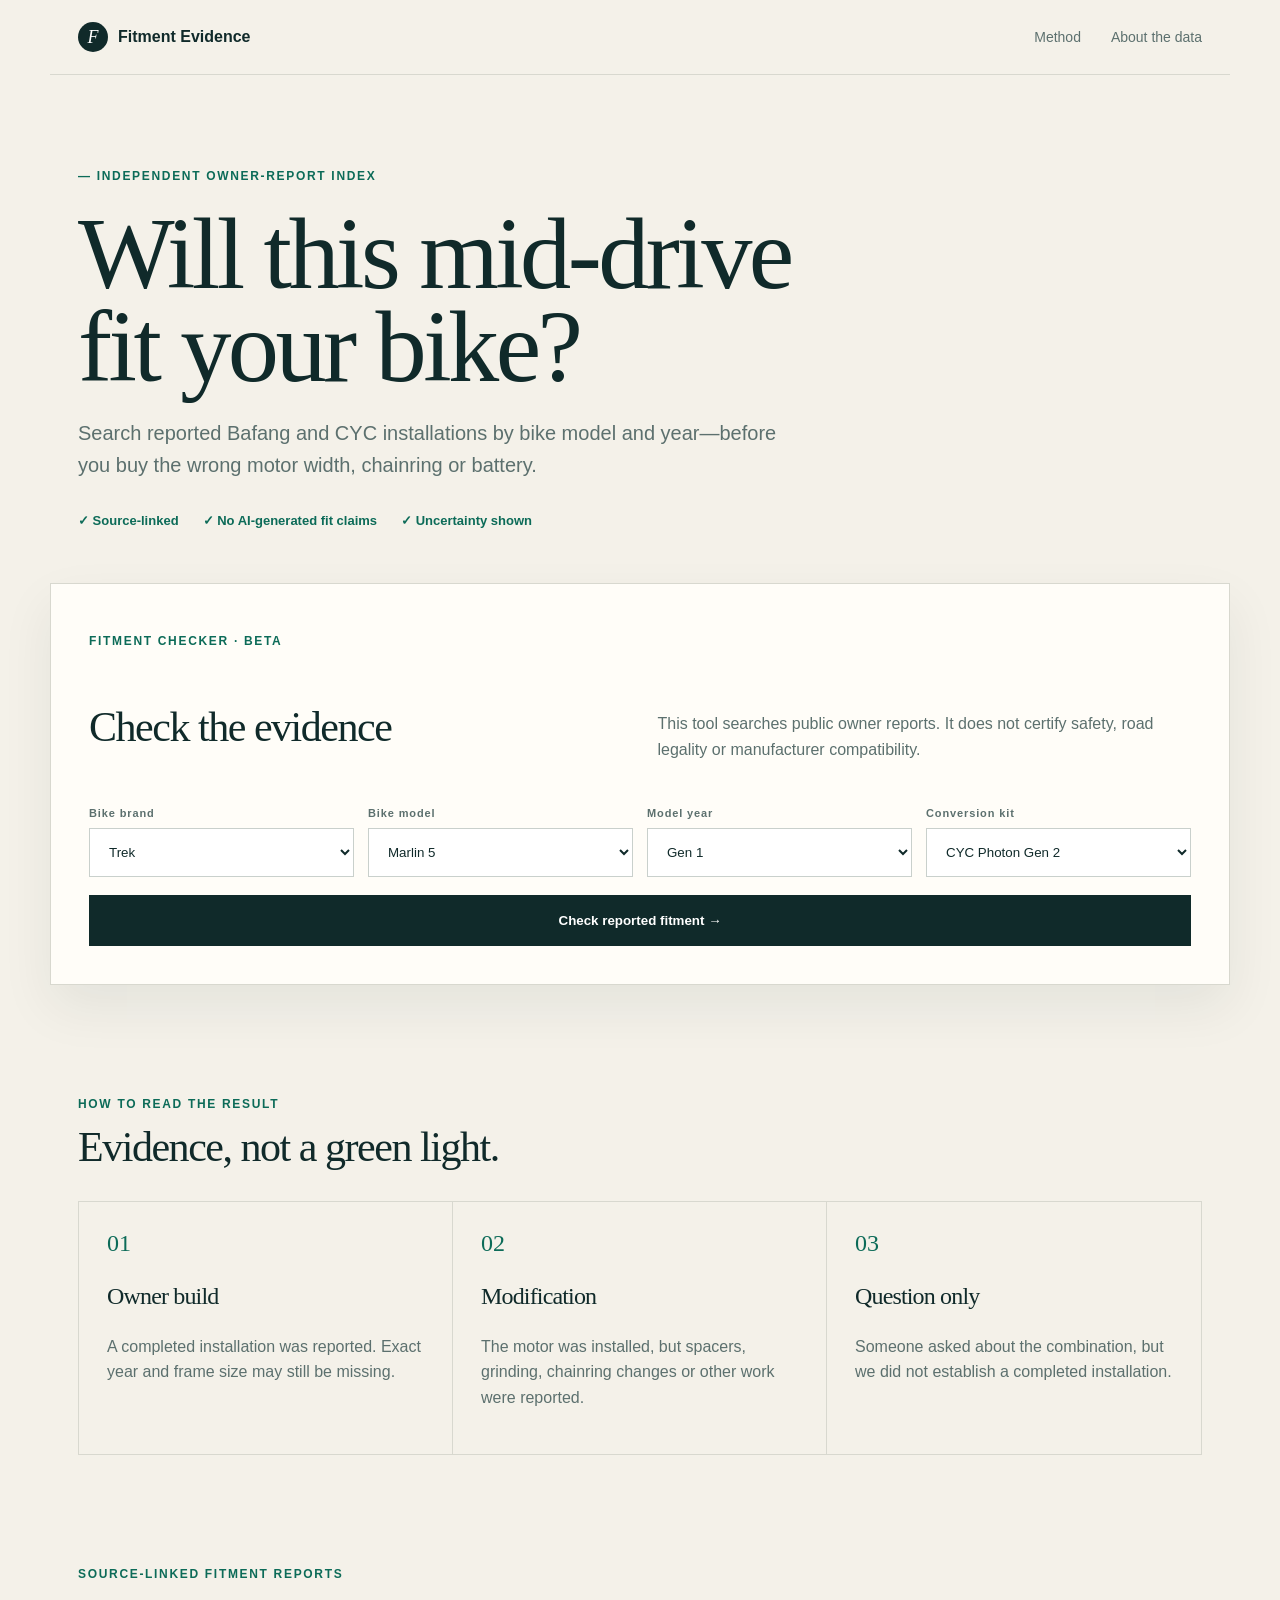
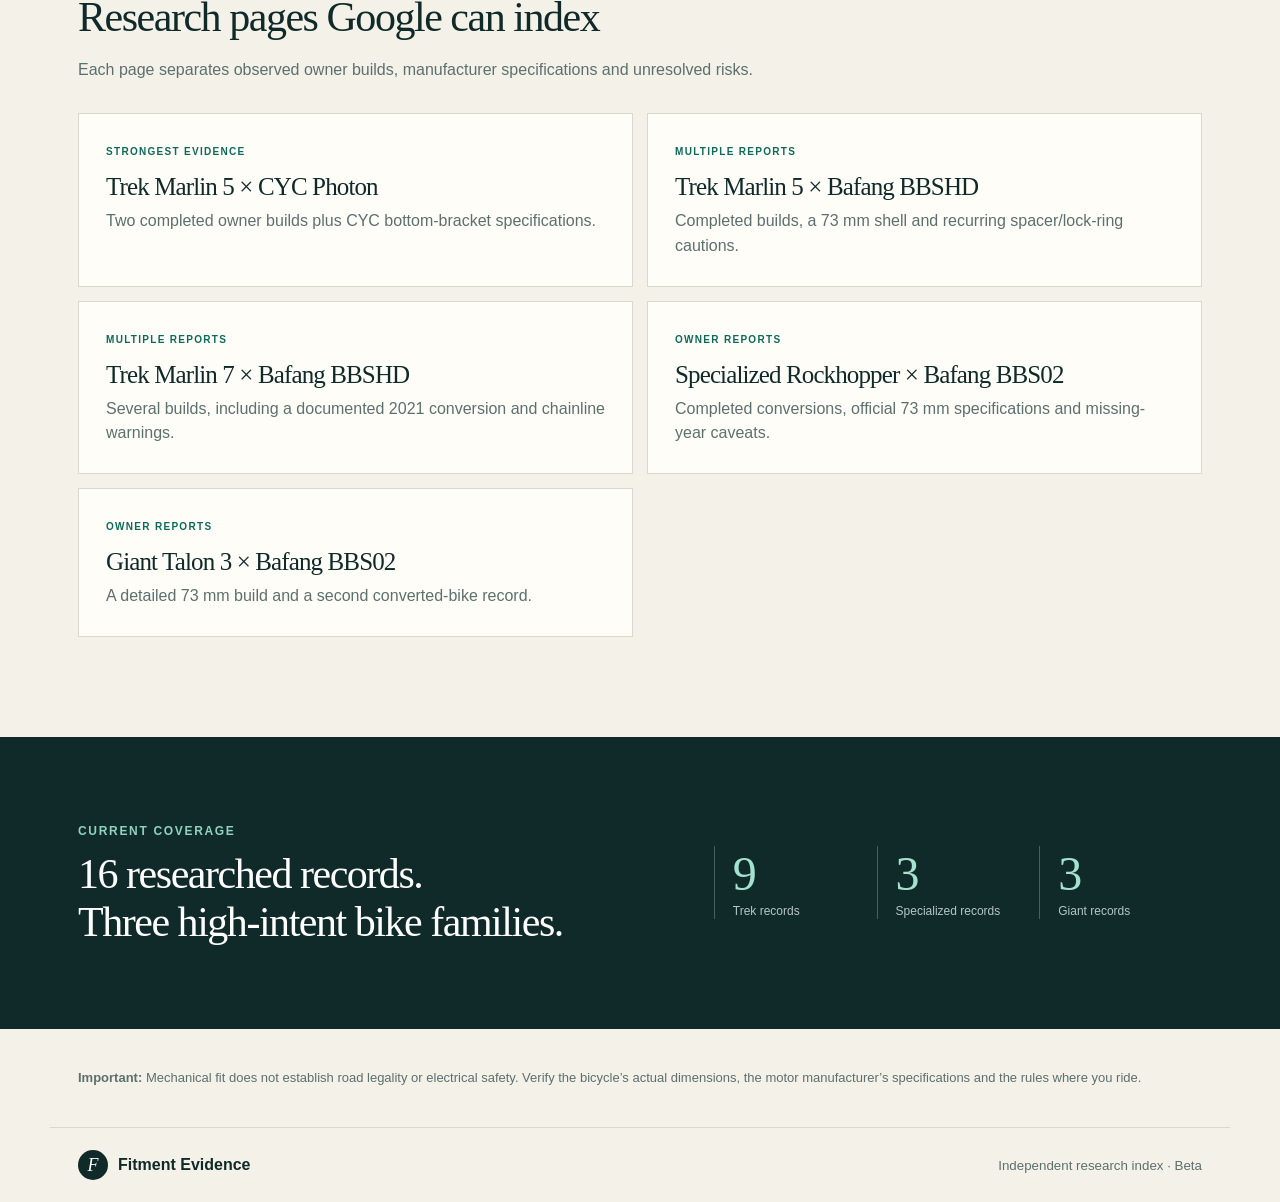
<file: index.html>
<!doctype html>
<html lang="en">
<head>
  <meta charset="utf-8"><meta name="viewport" content="width=device-width,initial-scale=1">
  <title>Fitment Evidence — E-bike Conversion Checker</title>
  <meta name="description" content="Search source-linked owner reports for Bafang and CYC mid-drive conversions by bike model and year.">
  <link rel="canonical" href="https://bluewhite505.github.io/ebike-fitment-checker/">
  <link rel="stylesheet" href="styles.css">
</head>
<body>
  <header><a class="logo" href="#top"><b>F</b> Fitment Evidence</a><nav><a href="#method">Method</a><a href="#about">About the data</a></nav></header>
  <main>
    <section class="hero" id="top"><p class="kicker">— INDEPENDENT OWNER-REPORT INDEX</p><h1>Will this mid-drive<br>fit your bike?</h1><p class="lead">Search reported Bafang and CYC installations by bike model and year—before you buy the wrong motor width, chainring or battery.</p><div class="trust"><span>✓ Source-linked</span><span>✓ No AI-generated fit claims</span><span>✓ Uncertainty shown</span></div></section>
    <section class="checker"><div class="intro"><p class="kicker">FITMENT CHECKER · BETA</p><h2>Check the evidence</h2><p>This tool searches public owner reports. It does not certify safety, road legality or manufacturer compatibility.</p></div><div class="fields"><label>Bike brand<select id="brand"></select></label><label>Bike model<select id="model"></select></label><label>Model year<select id="year"></select></label><label>Conversion kit<select id="kit"></select></label></div><button id="check">Check reported fitment →</button></section>
    <section id="result" class="result hidden" aria-live="polite"></section>
    <section class="method" id="method"><p class="kicker">HOW TO READ THE RESULT</p><h2>Evidence, not a green light.</h2><div class="cards"><article><b>01</b><h3>Owner build</h3><p>A completed installation was reported. Exact year and frame size may still be missing.</p></article><article><b>02</b><h3>Modification</h3><p>The motor was installed, but spacers, grinding, chainring changes or other work were reported.</p></article><article><b>03</b><h3>Question only</h3><p>Someone asked about the combination, but we did not establish a completed installation.</p></article></div></section>
    <section class="guides"><p class="kicker">SOURCE-LINKED FITMENT REPORTS</p><h2>Research pages Google can index</h2><p class="sectionlead">Each page separates observed owner builds, manufacturer specifications and unresolved risks.</p><div class="guidegrid">
      <a href="trek-marlin-5-cyc-photon/"><span>STRONGEST EVIDENCE</span><h3>Trek Marlin 5 × CYC Photon</h3><p>Two completed owner builds plus CYC bottom-bracket specifications.</p></a>
      <a href="trek-marlin-5-bafang-bbshd/"><span>MULTIPLE REPORTS</span><h3>Trek Marlin 5 × Bafang BBSHD</h3><p>Completed builds, a 73 mm shell and recurring spacer/lock-ring cautions.</p></a>
      <a href="trek-marlin-7-bafang-bbshd/"><span>MULTIPLE REPORTS</span><h3>Trek Marlin 7 × Bafang BBSHD</h3><p>Several builds, including a documented 2021 conversion and chainline warnings.</p></a>
      <a href="specialized-rockhopper-bafang-bbs02/"><span>OWNER REPORTS</span><h3>Specialized Rockhopper × Bafang BBS02</h3><p>Completed conversions, official 73 mm specifications and missing-year caveats.</p></a>
      <a href="giant-talon-3-bafang-bbs02/"><span>OWNER REPORTS</span><h3>Giant Talon 3 × Bafang BBS02</h3><p>A detailed 73 mm build and a second converted-bike record.</p></a>
    </div></section>
    <section class="about" id="about"><div><p class="kicker">CURRENT COVERAGE</p><h2>16 researched records.<br>Three high-intent bike families.</h2></div><div class="numbers"><div><strong>9</strong><span>Trek records</span></div><div><strong>3</strong><span>Specialized records</span></div><div><strong>3</strong><span>Giant records</span></div></div></section>
    <aside><strong>Important:</strong> Mechanical fit does not establish road legality or electrical safety. Verify the bicycle’s actual dimensions, the motor manufacturer’s specifications and the rules where you ride.</aside>
  </main>
  <footer><span class="logo"><b>F</b> Fitment Evidence</span><small>Independent research index · Beta</small></footer>
  <script src="app.js"></script>
</body></html>
</file>
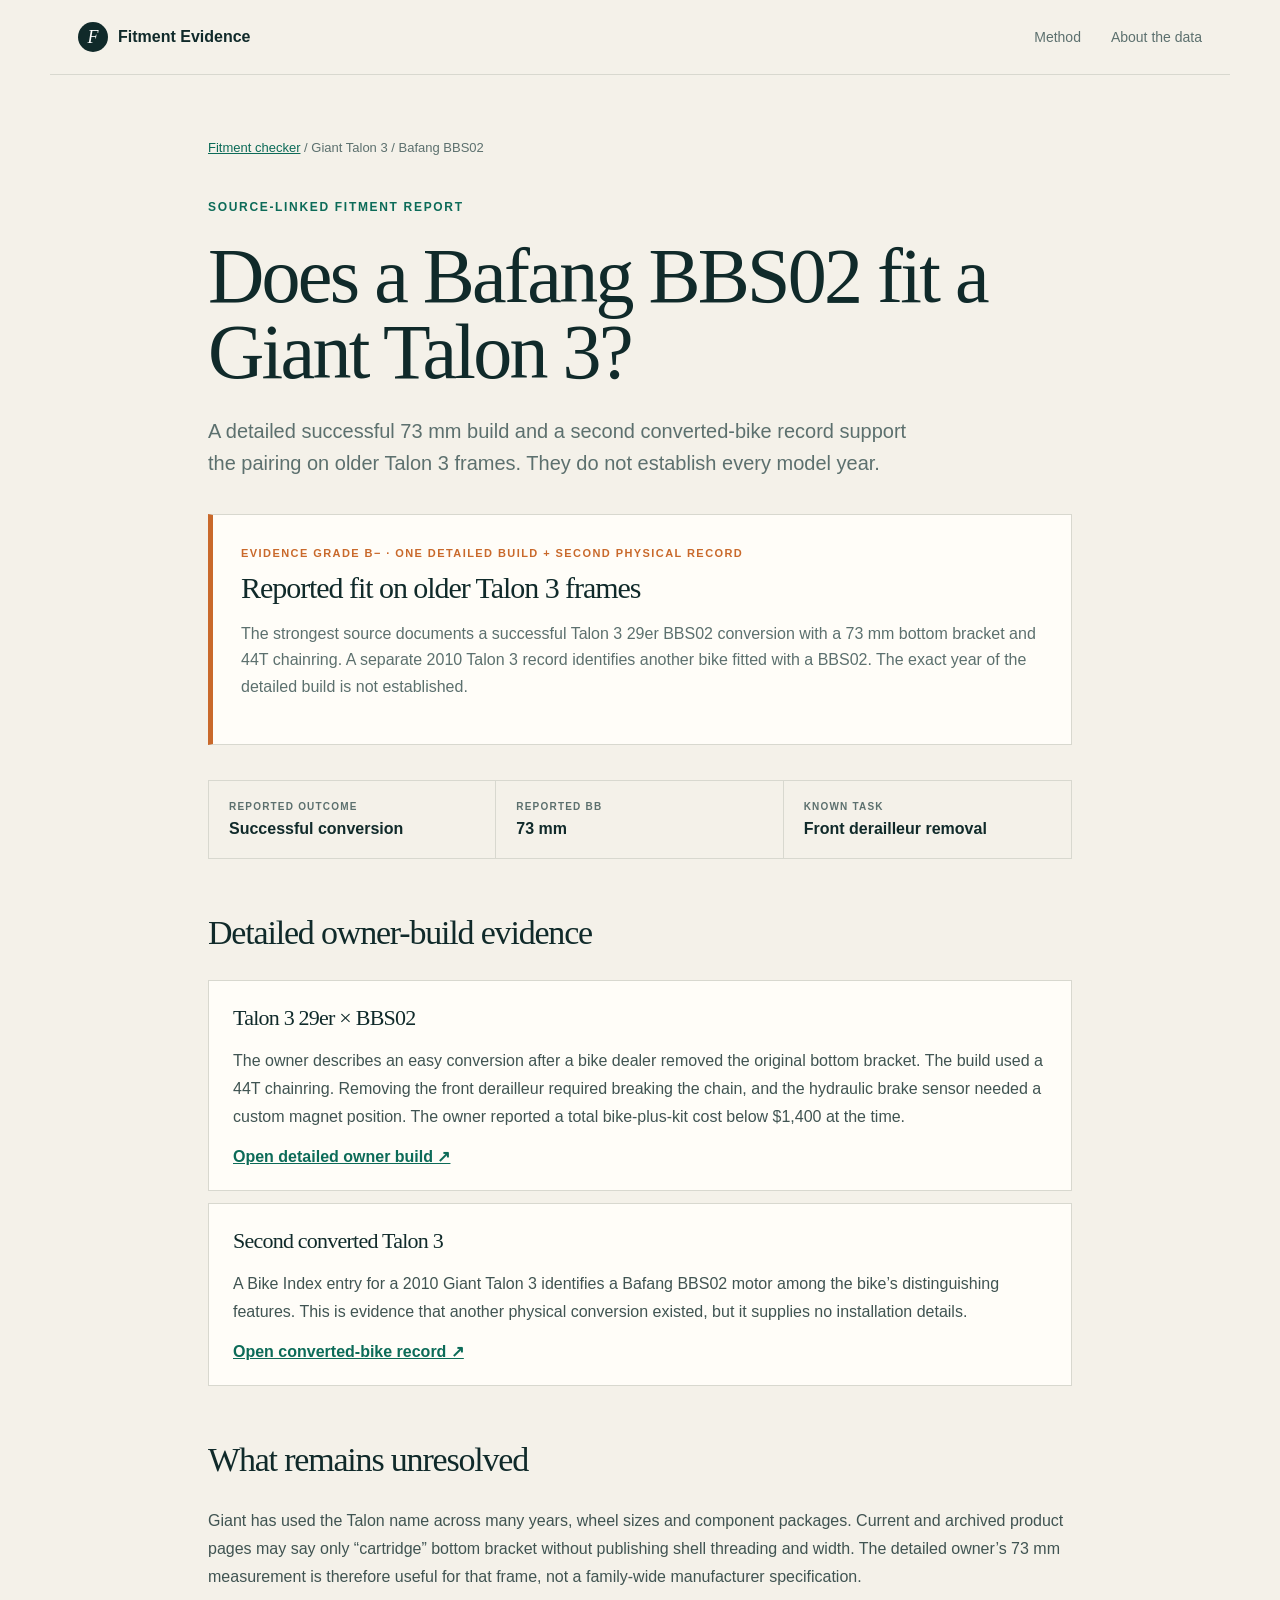
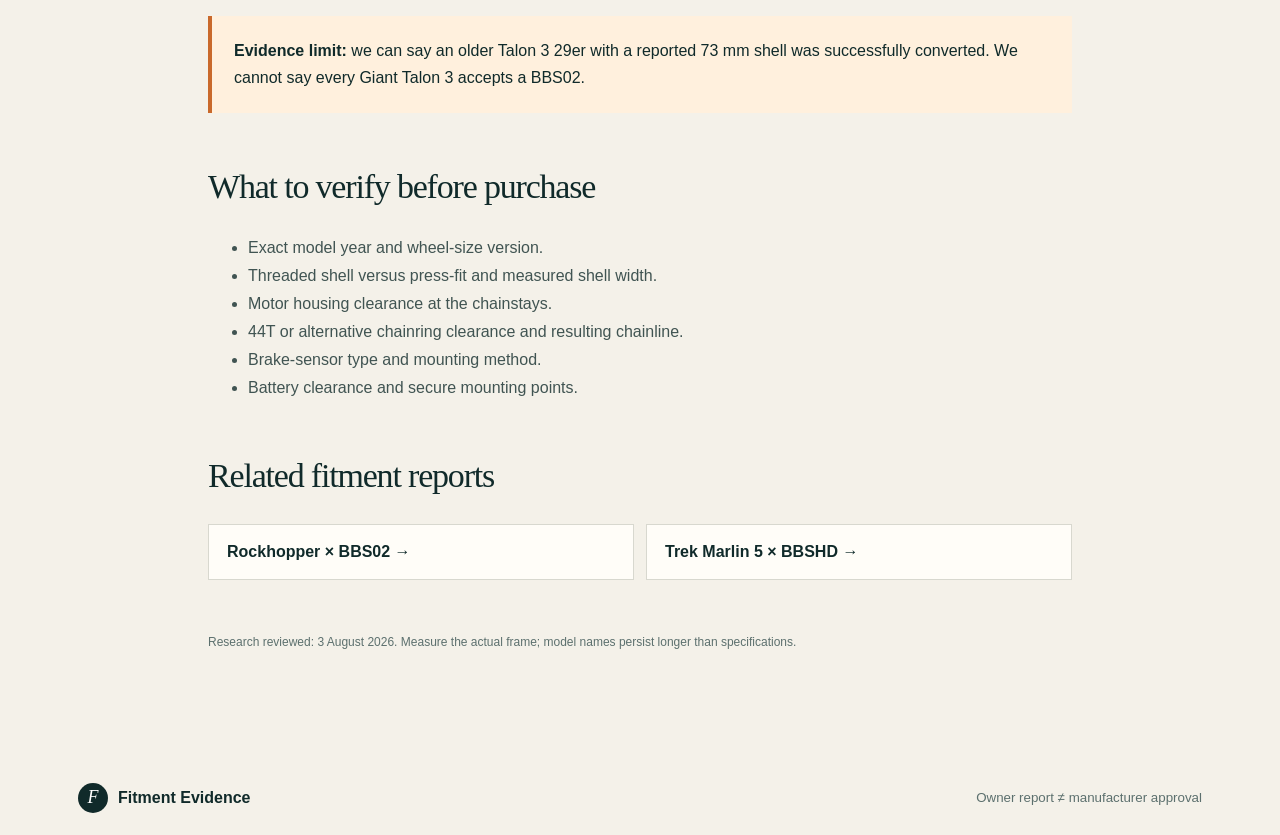
<file: giant-talon-3-bafang-bbs02/index.html>
<!doctype html><html lang="en"><head><meta charset="utf-8"><meta name="viewport" content="width=device-width,initial-scale=1"><title>Does a Bafang BBS02 Fit a Giant Talon 3? 73mm Build Evidence</title><meta name="description" content="A detailed Giant Talon 3 BBS02 73 mm owner build, a second converted-bike record, installation notes and the missing-year evidence limits."><link rel="canonical" href="https://bluewhite505.github.io/ebike-fitment-checker/giant-talon-3-bafang-bbs02/"><link rel="stylesheet" href="../styles.css"></head><body>
<header><a class="logo" href="../"><b>F</b> Fitment Evidence</a><nav><a href="../#method">Method</a><a href="../#about">About the data</a></nav></header><main class="report"><div class="breadcrumbs"><a href="../">Fitment checker</a> / Giant Talon 3 / Bafang BBS02</div><p class="kicker">SOURCE-LINKED FITMENT REPORT</p><h1>Does a Bafang BBS02 fit a Giant Talon 3?</h1><p class="lead">A detailed successful 73 mm build and a second converted-bike record support the pairing on older Talon 3 frames. They do not establish every model year.</p>
<section class="verdict caution"><span class="grade">EVIDENCE GRADE B− · ONE DETAILED BUILD + SECOND PHYSICAL RECORD</span><h2>Reported fit on older Talon 3 frames</h2><p>The strongest source documents a successful Talon 3 29er BBS02 conversion with a 73 mm bottom bracket and 44T chainring. A separate 2010 Talon 3 record identifies another bike fitted with a BBS02. The exact year of the detailed build is not established.</p></section>
<div class="facts"><div><small>REPORTED OUTCOME</small><strong>Successful conversion</strong></div><div><small>REPORTED BB</small><strong>73 mm</strong></div><div><small>KNOWN TASK</small><strong>Front derailleur removal</strong></div></div>
<section class="reportsection"><h2>Detailed owner-build evidence</h2><div class="evidenceitem"><h3>Talon 3 29er × BBS02</h3><p>The owner describes an easy conversion after a bike dealer removed the original bottom bracket. The build used a 44T chainring. Removing the front derailleur required breaking the chain, and the hydraulic brake sensor needed a custom magnet position. The owner reported a total bike-plus-kit cost below $1,400 at the time.</p><a href="https://forums.electricbikereview.com/threads/giant-talon-3-29r-bafang-bbs02-73mm-bottom-bracket.15566/" target="_blank" rel="noopener">Open detailed owner build ↗</a></div><div class="evidenceitem"><h3>Second converted Talon 3</h3><p>A Bike Index entry for a 2010 Giant Talon 3 identifies a Bafang BBS02 motor among the bike’s distinguishing features. This is evidence that another physical conversion existed, but it supplies no installation details.</p><a href="https://bikeindex.org/bikes/947998" target="_blank" rel="noopener">Open converted-bike record ↗</a></div></section>
<section class="reportsection"><h2>What remains unresolved</h2><p>Giant has used the Talon name across many years, wheel sizes and component packages. Current and archived product pages may say only “cartridge” bottom bracket without publishing shell threading and width. The detailed owner’s 73 mm measurement is therefore useful for that frame, not a family-wide manufacturer specification.</p><div class="warningbox"><strong>Evidence limit:</strong> we can say an older Talon 3 29er with a reported 73 mm shell was successfully converted. We cannot say every Giant Talon 3 accepts a BBS02.</div></section>
<section class="reportsection"><h2>What to verify before purchase</h2><ul><li>Exact model year and wheel-size version.</li><li>Threaded shell versus press-fit and measured shell width.</li><li>Motor housing clearance at the chainstays.</li><li>44T or alternative chainring clearance and resulting chainline.</li><li>Brake-sensor type and mounting method.</li><li>Battery clearance and secure mounting points.</li></ul></section>
<section class="reportsection"><h2>Related fitment reports</h2><div class="related"><a href="../specialized-rockhopper-bafang-bbs02/">Rockhopper × BBS02 →</a><a href="../trek-marlin-5-bafang-bbshd/">Trek Marlin 5 × BBSHD →</a></div></section><p class="updated">Research reviewed: 3 August 2026. Measure the actual frame; model names persist longer than specifications.</p></main><footer><a class="logo" href="../"><b>F</b> Fitment Evidence</a><small>Owner report ≠ manufacturer approval</small></footer></body></html>
</file>
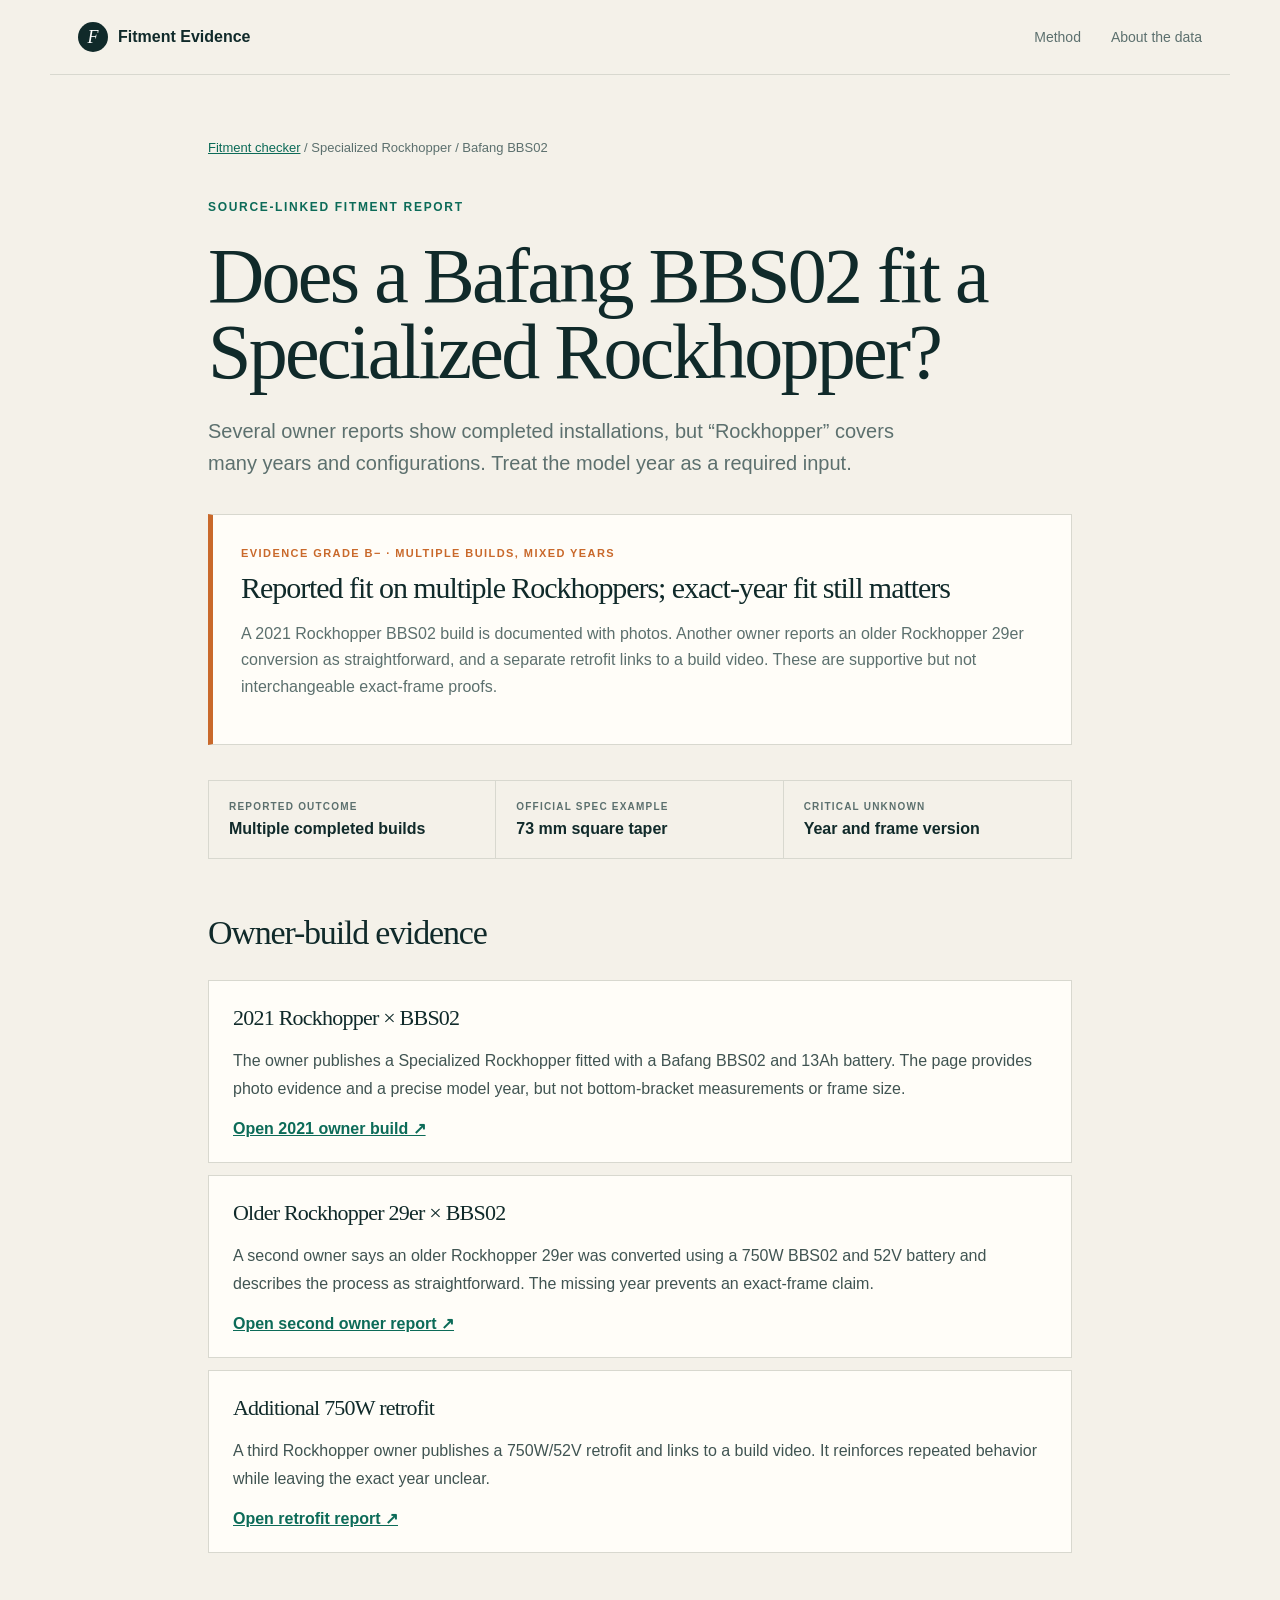
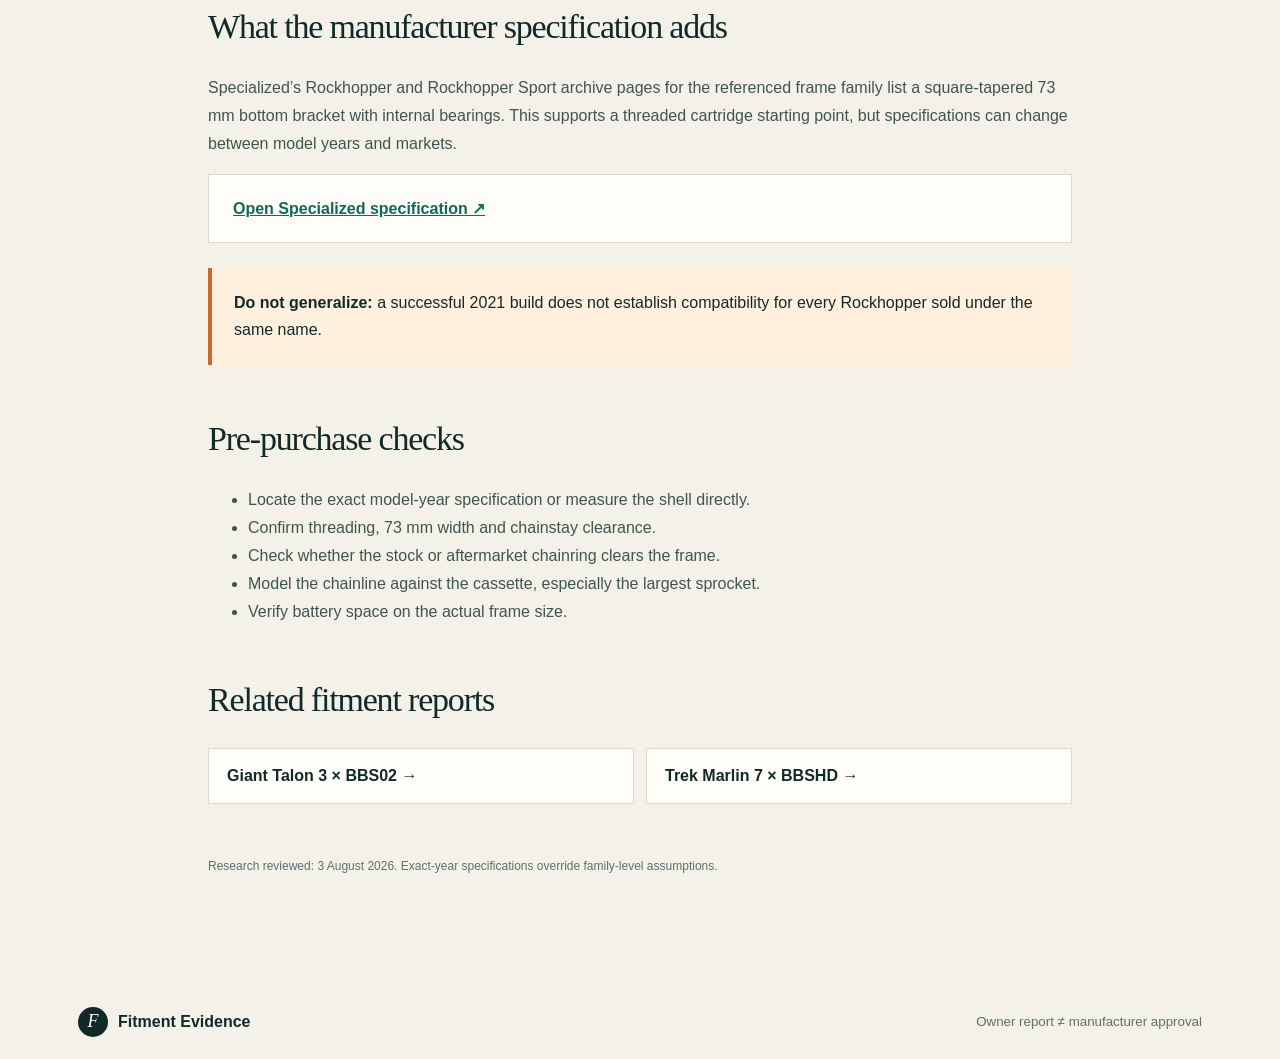
<file: specialized-rockhopper-bafang-bbs02/index.html>
<!doctype html><html lang="en"><head><meta charset="utf-8"><meta name="viewport" content="width=device-width,initial-scale=1"><title>Does a Bafang BBS02 Fit a Specialized Rockhopper? Evidence</title><meta name="description" content="Source-linked Specialized Rockhopper BBS02 owner builds, official 73 mm bottom-bracket specifications, missing-year limitations and fitment checks."><link rel="canonical" href="https://bluewhite505.github.io/ebike-fitment-checker/specialized-rockhopper-bafang-bbs02/"><link rel="stylesheet" href="../styles.css"></head><body>
<header><a class="logo" href="../"><b>F</b> Fitment Evidence</a><nav><a href="../#method">Method</a><a href="../#about">About the data</a></nav></header><main class="report"><div class="breadcrumbs"><a href="../">Fitment checker</a> / Specialized Rockhopper / Bafang BBS02</div><p class="kicker">SOURCE-LINKED FITMENT REPORT</p><h1>Does a Bafang BBS02 fit a Specialized Rockhopper?</h1><p class="lead">Several owner reports show completed installations, but “Rockhopper” covers many years and configurations. Treat the model year as a required input.</p>
<section class="verdict caution"><span class="grade">EVIDENCE GRADE B− · MULTIPLE BUILDS, MIXED YEARS</span><h2>Reported fit on multiple Rockhoppers; exact-year fit still matters</h2><p>A 2021 Rockhopper BBS02 build is documented with photos. Another owner reports an older Rockhopper 29er conversion as straightforward, and a separate retrofit links to a build video. These are supportive but not interchangeable exact-frame proofs.</p></section>
<div class="facts"><div><small>REPORTED OUTCOME</small><strong>Multiple completed builds</strong></div><div><small>OFFICIAL SPEC EXAMPLE</small><strong>73 mm square taper</strong></div><div><small>CRITICAL UNKNOWN</small><strong>Year and frame version</strong></div></div>
<section class="reportsection"><h2>Owner-build evidence</h2><div class="evidenceitem"><h3>2021 Rockhopper × BBS02</h3><p>The owner publishes a Specialized Rockhopper fitted with a Bafang BBS02 and 13Ah battery. The page provides photo evidence and a precise model year, but not bottom-bracket measurements or frame size.</p><a href="https://www.reddit.com/r/ebikes/comments/pw5ocx/my_bafang_bbs02_on_a_2021_specialized_rockhopper/" target="_blank" rel="noopener">Open 2021 owner build ↗</a></div><div class="evidenceitem"><h3>Older Rockhopper 29er × BBS02</h3><p>A second owner says an older Rockhopper 29er was converted using a 750W BBS02 and 52V battery and describes the process as straightforward. The missing year prevents an exact-frame claim.</p><a href="https://www.reddit.com/r/ebikes/comments/1cx3v27/looking_for_advice_looking_to_convert_my_29inch/" target="_blank" rel="noopener">Open second owner report ↗</a></div><div class="evidenceitem"><h3>Additional 750W retrofit</h3><p>A third Rockhopper owner publishes a 750W/52V retrofit and links to a build video. It reinforces repeated behavior while leaving the exact year unclear.</p><a href="https://www.reddit.com/r/ebikes/comments/v86n6w/bridge_pic_specialized_rockhopper_with_bafang/" target="_blank" rel="noopener">Open retrofit report ↗</a></div></section>
<section class="reportsection"><h2>What the manufacturer specification adds</h2><p>Specialized’s Rockhopper and Rockhopper Sport archive pages for the referenced frame family list a square-tapered 73 mm bottom bracket with internal bearings. This supports a threaded cartridge starting point, but specifications can change between model years and markets.</p><div class="evidenceitem"><a href="https://www.specialized.com/ca/en/rockhopper-sport/p/199627" target="_blank" rel="noopener">Open Specialized specification ↗</a></div><div class="warningbox"><strong>Do not generalize:</strong> a successful 2021 build does not establish compatibility for every Rockhopper sold under the same name.</div></section>
<section class="reportsection"><h2>Pre-purchase checks</h2><ul><li>Locate the exact model-year specification or measure the shell directly.</li><li>Confirm threading, 73 mm width and chainstay clearance.</li><li>Check whether the stock or aftermarket chainring clears the frame.</li><li>Model the chainline against the cassette, especially the largest sprocket.</li><li>Verify battery space on the actual frame size.</li></ul></section>
<section class="reportsection"><h2>Related fitment reports</h2><div class="related"><a href="../giant-talon-3-bafang-bbs02/">Giant Talon 3 × BBS02 →</a><a href="../trek-marlin-7-bafang-bbshd/">Trek Marlin 7 × BBSHD →</a></div></section><p class="updated">Research reviewed: 3 August 2026. Exact-year specifications override family-level assumptions.</p></main><footer><a class="logo" href="../"><b>F</b> Fitment Evidence</a><small>Owner report ≠ manufacturer approval</small></footer></body></html>
</file>
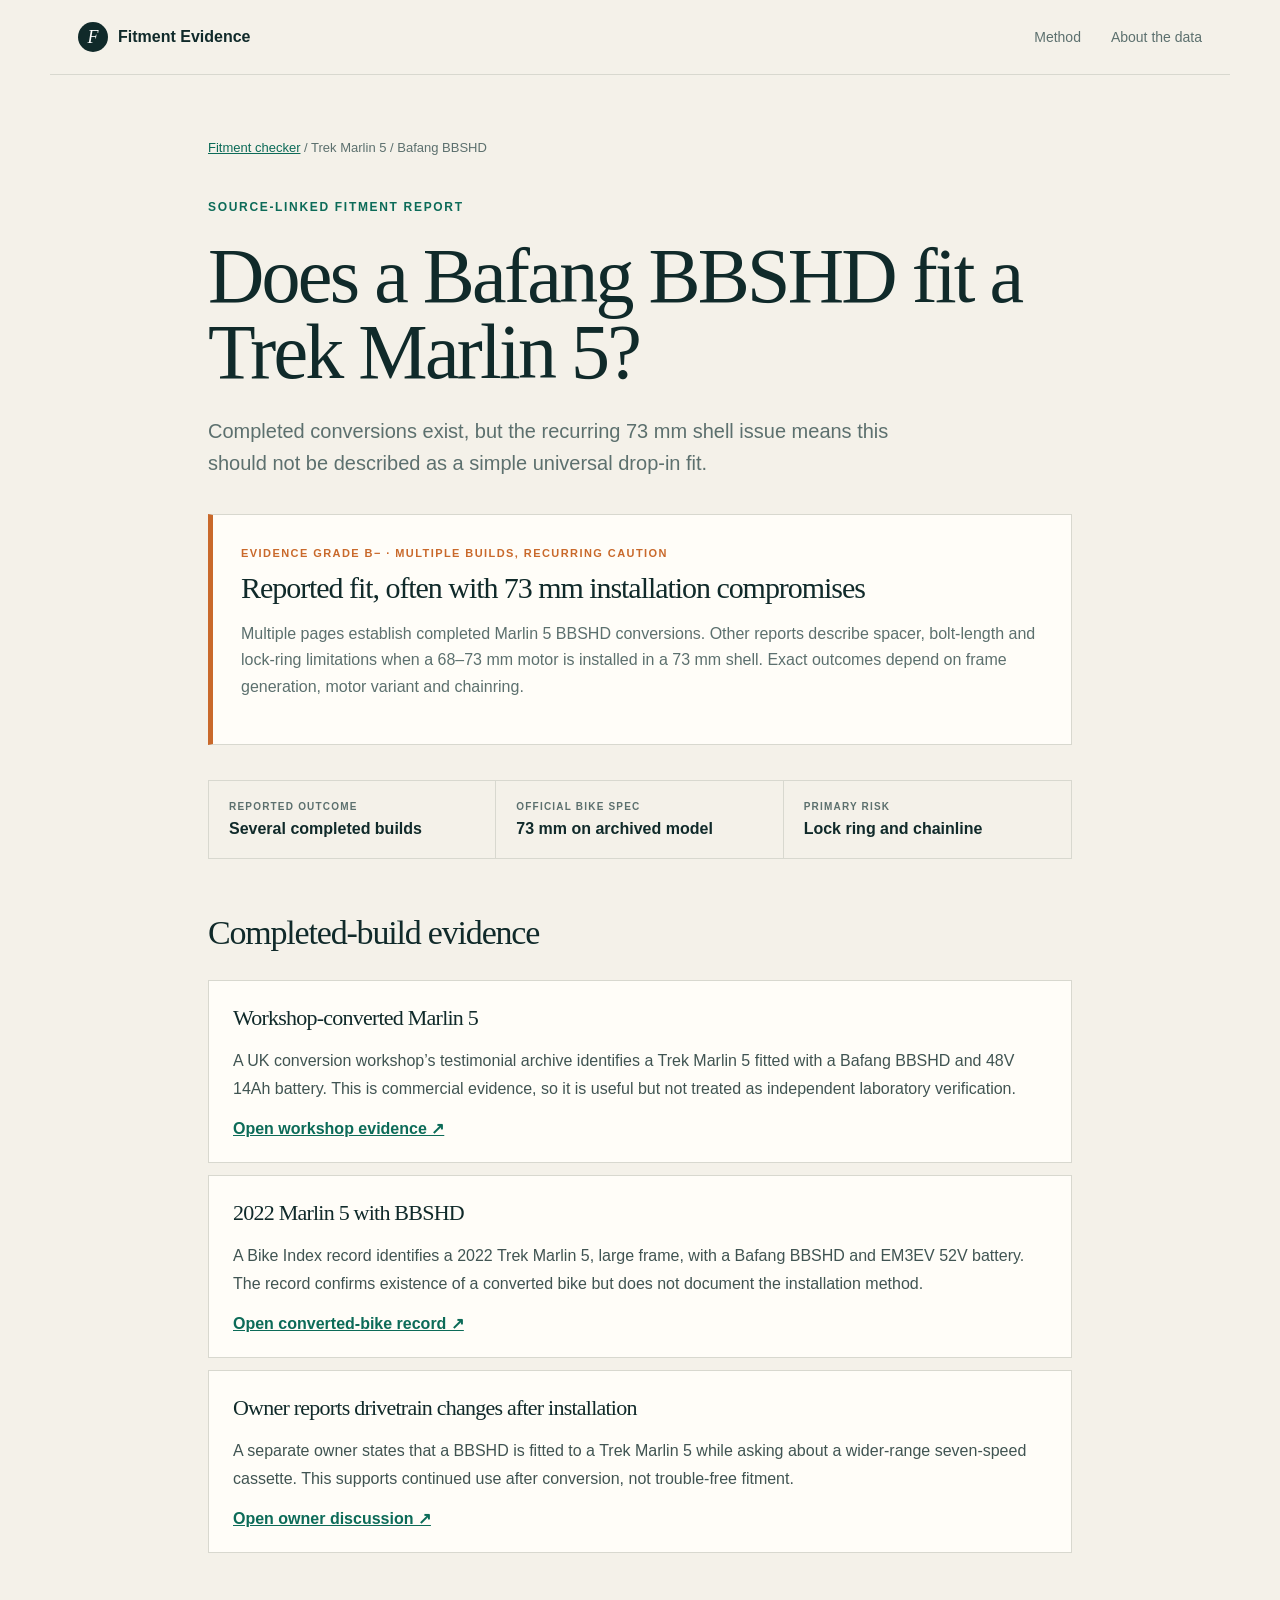
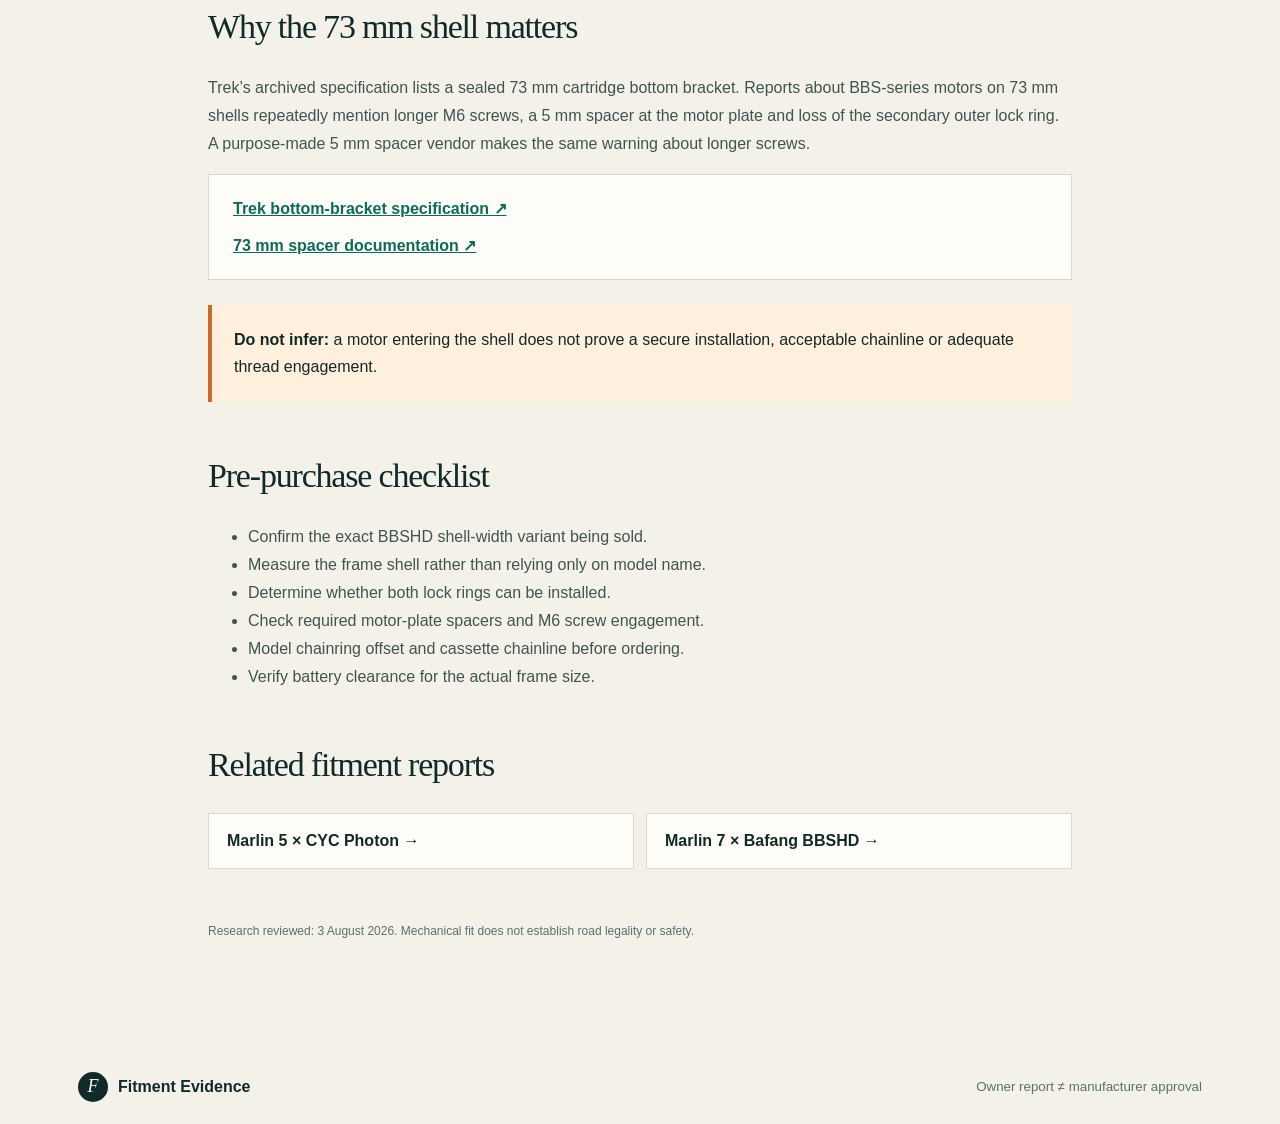
<file: trek-marlin-5-bafang-bbshd/index.html>
<!doctype html><html lang="en"><head><meta charset="utf-8"><meta name="viewport" content="width=device-width,initial-scale=1"><title>Does a Bafang BBSHD Fit a Trek Marlin 5? Evidence & 73mm Issues</title><meta name="description" content="Source-linked Trek Marlin 5 BBSHD builds, official 73 mm bottom-bracket data, spacer and lock-ring cautions, and an honest fitment verdict."><link rel="canonical" href="https://bluewhite505.github.io/ebike-fitment-checker/trek-marlin-5-bafang-bbshd/"><link rel="stylesheet" href="../styles.css"></head><body>
<header><a class="logo" href="../"><b>F</b> Fitment Evidence</a><nav><a href="../#method">Method</a><a href="../#about">About the data</a></nav></header><main class="report"><div class="breadcrumbs"><a href="../">Fitment checker</a> / Trek Marlin 5 / Bafang BBSHD</div><p class="kicker">SOURCE-LINKED FITMENT REPORT</p><h1>Does a Bafang BBSHD fit a Trek Marlin 5?</h1><p class="lead">Completed conversions exist, but the recurring 73 mm shell issue means this should not be described as a simple universal drop-in fit.</p>
<section class="verdict caution"><span class="grade">EVIDENCE GRADE B− · MULTIPLE BUILDS, RECURRING CAUTION</span><h2>Reported fit, often with 73 mm installation compromises</h2><p>Multiple pages establish completed Marlin 5 BBSHD conversions. Other reports describe spacer, bolt-length and lock-ring limitations when a 68–73 mm motor is installed in a 73 mm shell. Exact outcomes depend on frame generation, motor variant and chainring.</p></section>
<div class="facts"><div><small>REPORTED OUTCOME</small><strong>Several completed builds</strong></div><div><small>OFFICIAL BIKE SPEC</small><strong>73 mm on archived model</strong></div><div><small>PRIMARY RISK</small><strong>Lock ring and chainline</strong></div></div>
<section class="reportsection"><h2>Completed-build evidence</h2><div class="evidenceitem"><h3>Workshop-converted Marlin 5</h3><p>A UK conversion workshop’s testimonial archive identifies a Trek Marlin 5 fitted with a Bafang BBSHD and 48V 14Ah battery. This is commercial evidence, so it is useful but not treated as independent laboratory verification.</p><a href="https://besbike.co.uk/testimonials/" target="_blank" rel="noopener">Open workshop evidence ↗</a></div><div class="evidenceitem"><h3>2022 Marlin 5 with BBSHD</h3><p>A Bike Index record identifies a 2022 Trek Marlin 5, large frame, with a Bafang BBSHD and EM3EV 52V battery. The record confirms existence of a converted bike but does not document the installation method.</p><a href="https://bikeindex.org/bikes/1463277" target="_blank" rel="noopener">Open converted-bike record ↗</a></div><div class="evidenceitem"><h3>Owner reports drivetrain changes after installation</h3><p>A separate owner states that a BBSHD is fitted to a Trek Marlin 5 while asking about a wider-range seven-speed cassette. This supports continued use after conversion, not trouble-free fitment.</p><a href="https://www.pedelecs.co.uk/topic/45034-rear-derailleur-size/" target="_blank" rel="noopener">Open owner discussion ↗</a></div></section>
<section class="reportsection"><h2>Why the 73 mm shell matters</h2><p>Trek’s archived specification lists a sealed 73 mm cartridge bottom bracket. Reports about BBS-series motors on 73 mm shells repeatedly mention longer M6 screws, a 5 mm spacer at the motor plate and loss of the secondary outer lock ring. A purpose-made 5 mm spacer vendor makes the same warning about longer screws.</p><div class="evidenceitem"><a href="https://www.trekbikes.com/nz/en_NZ/bikes/mountain-bikes/cross-country-mountain-bikes/marlin/marlin-5/p/23134/" target="_blank" rel="noopener">Trek bottom-bracket specification ↗</a><br><br><a href="https://goldenmotor.bike/products/lekkie-5mm-motor-spacer-bafang" target="_blank" rel="noopener">73 mm spacer documentation ↗</a></div><div class="warningbox"><strong>Do not infer:</strong> a motor entering the shell does not prove a secure installation, acceptable chainline or adequate thread engagement.</div></section>
<section class="reportsection"><h2>Pre-purchase checklist</h2><ul><li>Confirm the exact BBSHD shell-width variant being sold.</li><li>Measure the frame shell rather than relying only on model name.</li><li>Determine whether both lock rings can be installed.</li><li>Check required motor-plate spacers and M6 screw engagement.</li><li>Model chainring offset and cassette chainline before ordering.</li><li>Verify battery clearance for the actual frame size.</li></ul></section>
<section class="reportsection"><h2>Related fitment reports</h2><div class="related"><a href="../trek-marlin-5-cyc-photon/">Marlin 5 × CYC Photon →</a><a href="../trek-marlin-7-bafang-bbshd/">Marlin 7 × Bafang BBSHD →</a></div></section><p class="updated">Research reviewed: 3 August 2026. Mechanical fit does not establish road legality or safety.</p></main><footer><a class="logo" href="../"><b>F</b> Fitment Evidence</a><small>Owner report ≠ manufacturer approval</small></footer></body></html>
</file>
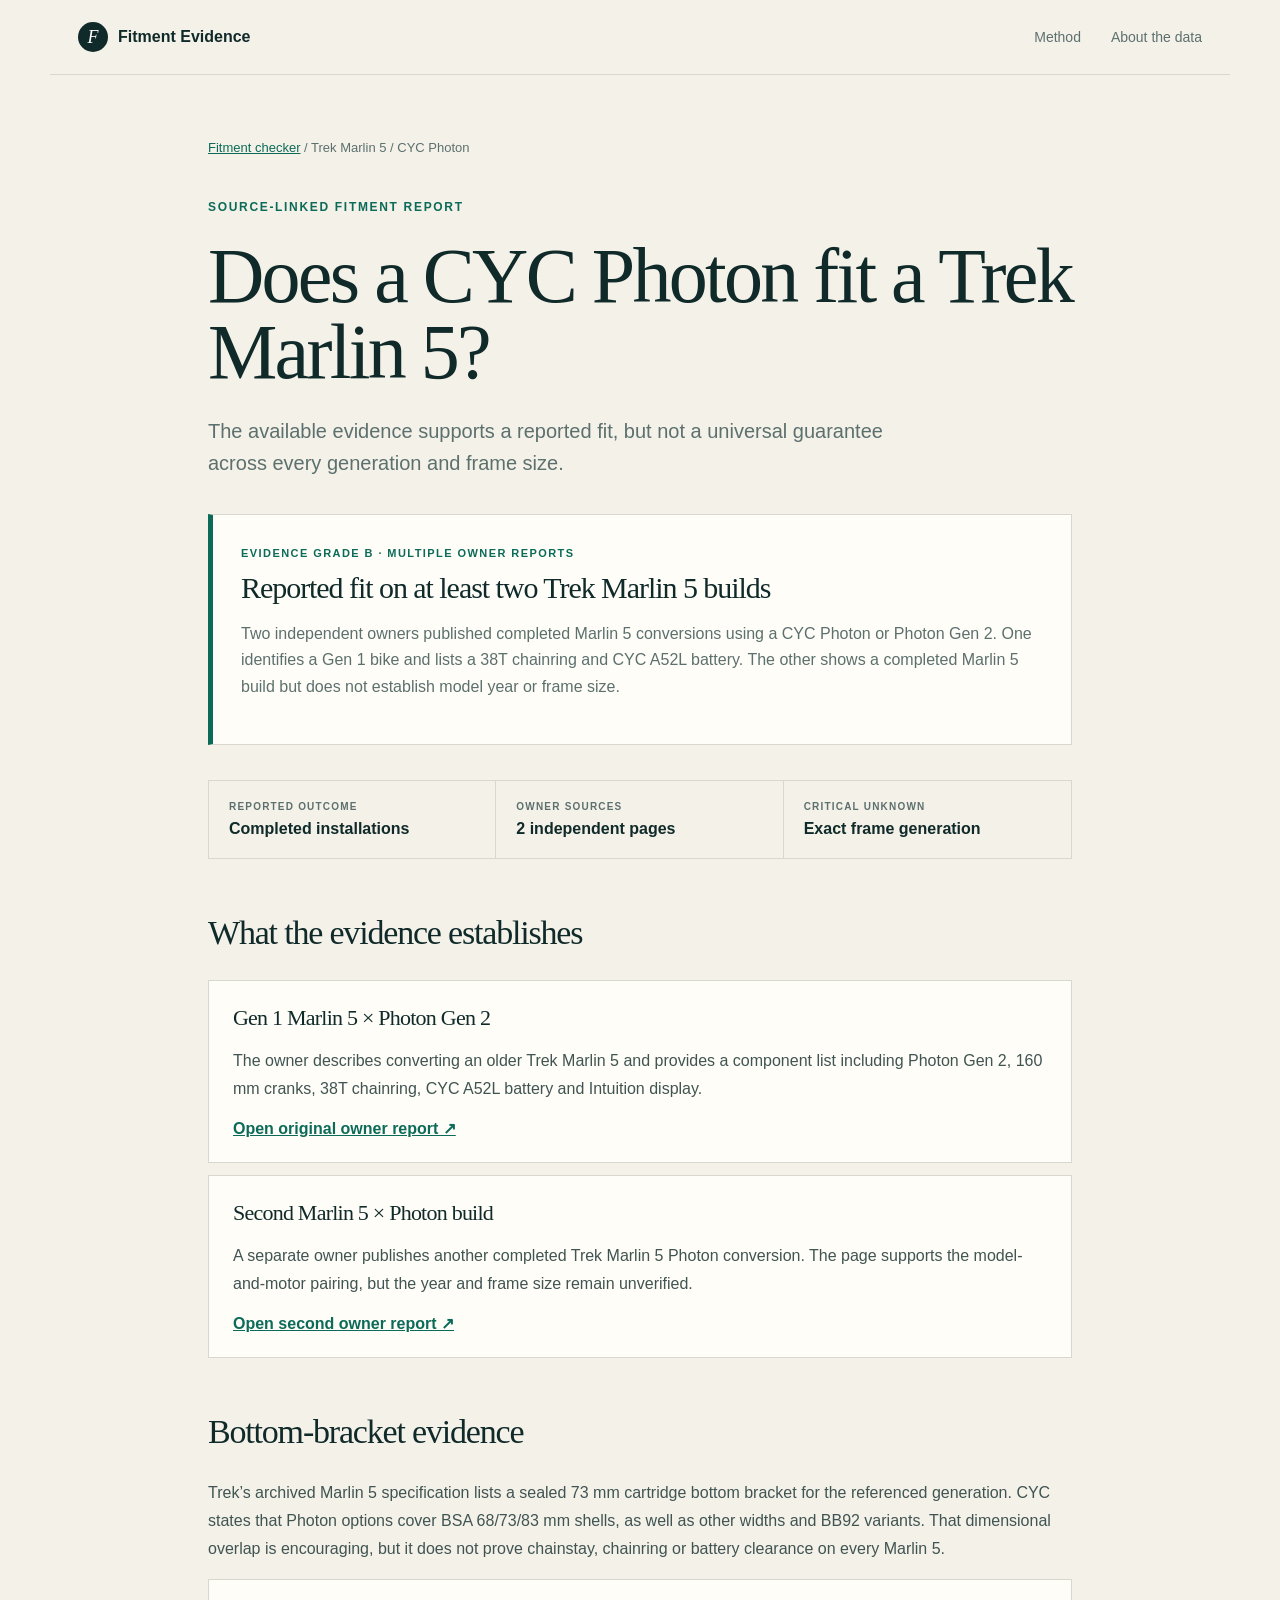
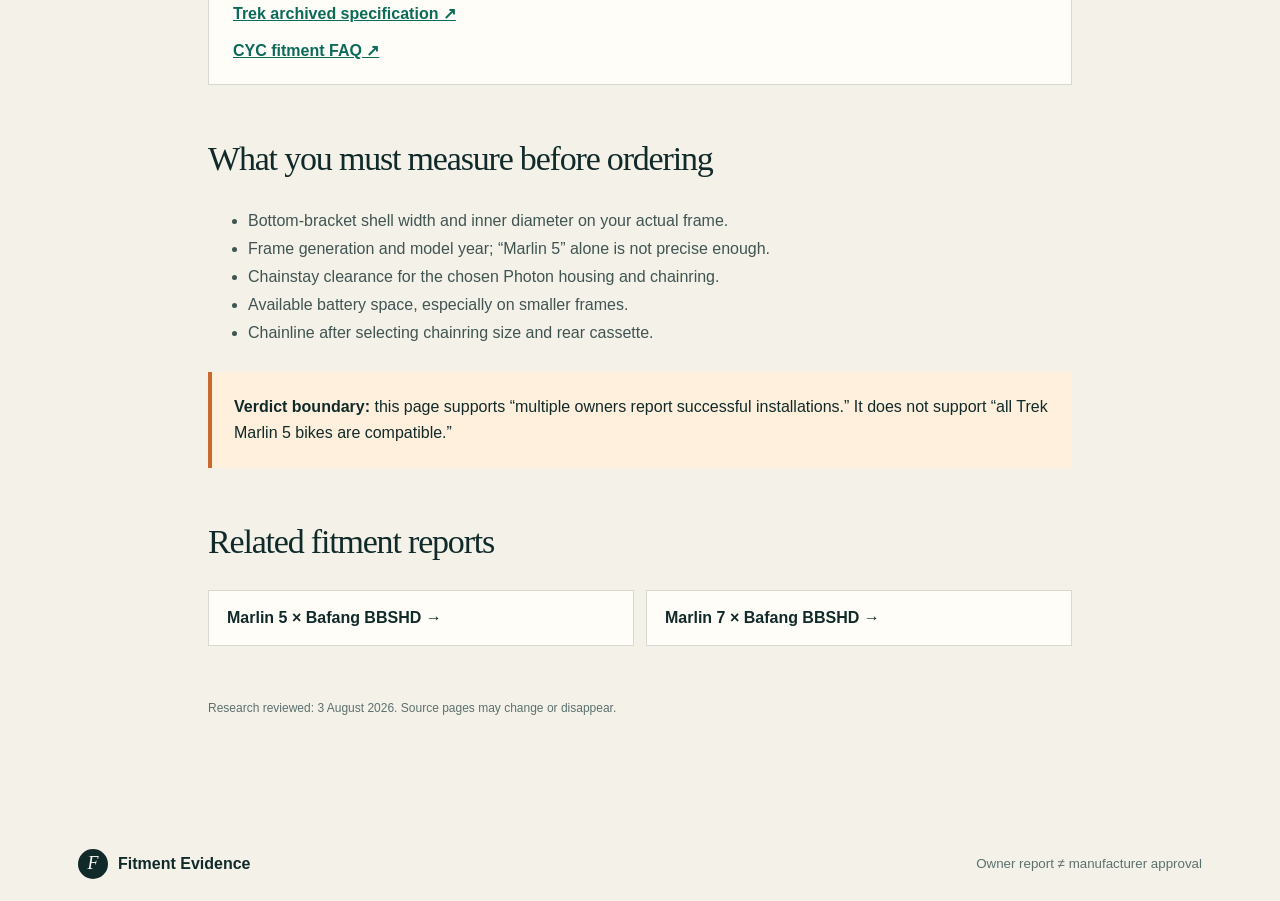
<file: trek-marlin-5-cyc-photon/index.html>
<!doctype html><html lang="en"><head><meta charset="utf-8"><meta name="viewport" content="width=device-width,initial-scale=1"><title>Does a CYC Photon Fit a Trek Marlin 5? Owner-Build Evidence</title><meta name="description" content="Two source-linked Trek Marlin 5 CYC Photon owner builds, bottom-bracket requirements, known unknowns and an evidence-based fitment verdict."><link rel="canonical" href="https://bluewhite505.github.io/ebike-fitment-checker/trek-marlin-5-cyc-photon/"><link rel="stylesheet" href="../styles.css"></head><body>
<header><a class="logo" href="../"><b>F</b> Fitment Evidence</a><nav><a href="../#method">Method</a><a href="../#about">About the data</a></nav></header><main class="report"><div class="breadcrumbs"><a href="../">Fitment checker</a> / Trek Marlin 5 / CYC Photon</div><p class="kicker">SOURCE-LINKED FITMENT REPORT</p><h1>Does a CYC Photon fit a Trek Marlin 5?</h1><p class="lead">The available evidence supports a reported fit, but not a universal guarantee across every generation and frame size.</p>
<section class="verdict"><span class="grade">EVIDENCE GRADE B · MULTIPLE OWNER REPORTS</span><h2>Reported fit on at least two Trek Marlin 5 builds</h2><p>Two independent owners published completed Marlin 5 conversions using a CYC Photon or Photon Gen 2. One identifies a Gen 1 bike and lists a 38T chainring and CYC A52L battery. The other shows a completed Marlin 5 build but does not establish model year or frame size.</p></section>
<div class="facts"><div><small>REPORTED OUTCOME</small><strong>Completed installations</strong></div><div><small>OWNER SOURCES</small><strong>2 independent pages</strong></div><div><small>CRITICAL UNKNOWN</small><strong>Exact frame generation</strong></div></div>
<section class="reportsection"><h2>What the evidence establishes</h2><div class="evidenceitem"><h3>Gen 1 Marlin 5 × Photon Gen 2</h3><p>The owner describes converting an older Trek Marlin 5 and provides a component list including Photon Gen 2, 160 mm cranks, 38T chainring, CYC A52L battery and Intuition display.</p><a href="https://www.reddit.com/r/ebikes/comments/1rjitn5/trek_marlin_5_g1_with_cyc_photon_gen_2/" target="_blank" rel="noopener">Open original owner report ↗</a></div><div class="evidenceitem"><h3>Second Marlin 5 × Photon build</h3><p>A separate owner publishes another completed Trek Marlin 5 Photon conversion. The page supports the model-and-motor pairing, but the year and frame size remain unverified.</p><a href="https://www.reddit.com/r/ebikes/comments/1cfz63h/cyc_photon_on_my_trek_marlin_5/" target="_blank" rel="noopener">Open second owner report ↗</a></div></section>
<section class="reportsection"><h2>Bottom-bracket evidence</h2><p>Trek’s archived Marlin 5 specification lists a sealed 73 mm cartridge bottom bracket for the referenced generation. CYC states that Photon options cover BSA 68/73/83 mm shells, as well as other widths and BB92 variants. That dimensional overlap is encouraging, but it does not prove chainstay, chainring or battery clearance on every Marlin 5.</p><div class="evidenceitem"><a href="https://www.trekbikes.com/nz/en_NZ/bikes/mountain-bikes/cross-country-mountain-bikes/marlin/marlin-5/p/23134/" target="_blank" rel="noopener">Trek archived specification ↗</a><br><br><a href="https://www.cycmotor.com/faq" target="_blank" rel="noopener">CYC fitment FAQ ↗</a></div></section>
<section class="reportsection"><h2>What you must measure before ordering</h2><ul><li>Bottom-bracket shell width and inner diameter on your actual frame.</li><li>Frame generation and model year; “Marlin 5” alone is not precise enough.</li><li>Chainstay clearance for the chosen Photon housing and chainring.</li><li>Available battery space, especially on smaller frames.</li><li>Chainline after selecting chainring size and rear cassette.</li></ul><div class="warningbox"><strong>Verdict boundary:</strong> this page supports “multiple owners report successful installations.” It does not support “all Trek Marlin 5 bikes are compatible.”</div></section>
<section class="reportsection"><h2>Related fitment reports</h2><div class="related"><a href="../trek-marlin-5-bafang-bbshd/">Marlin 5 × Bafang BBSHD →</a><a href="../trek-marlin-7-bafang-bbshd/">Marlin 7 × Bafang BBSHD →</a></div></section><p class="updated">Research reviewed: 3 August 2026. Source pages may change or disappear.</p></main><footer><a class="logo" href="../"><b>F</b> Fitment Evidence</a><small>Owner report ≠ manufacturer approval</small></footer></body></html>
</file>
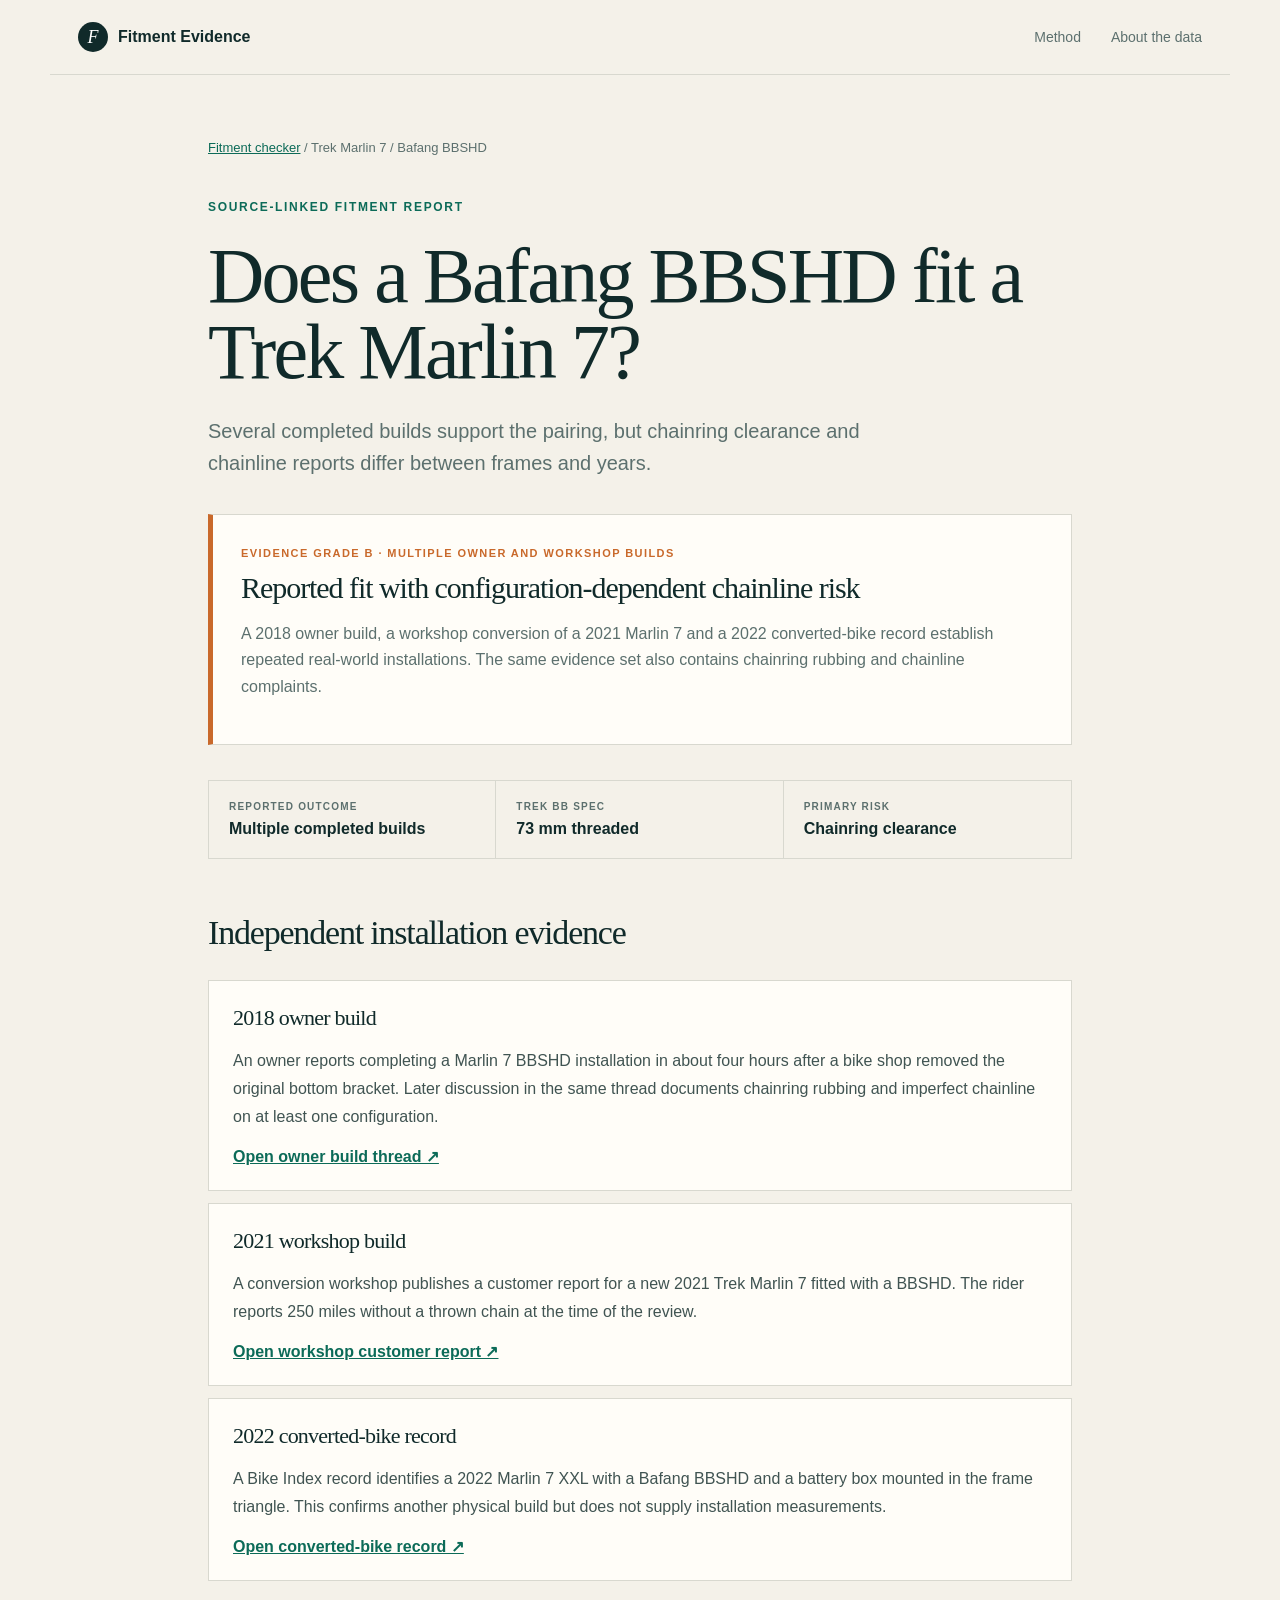
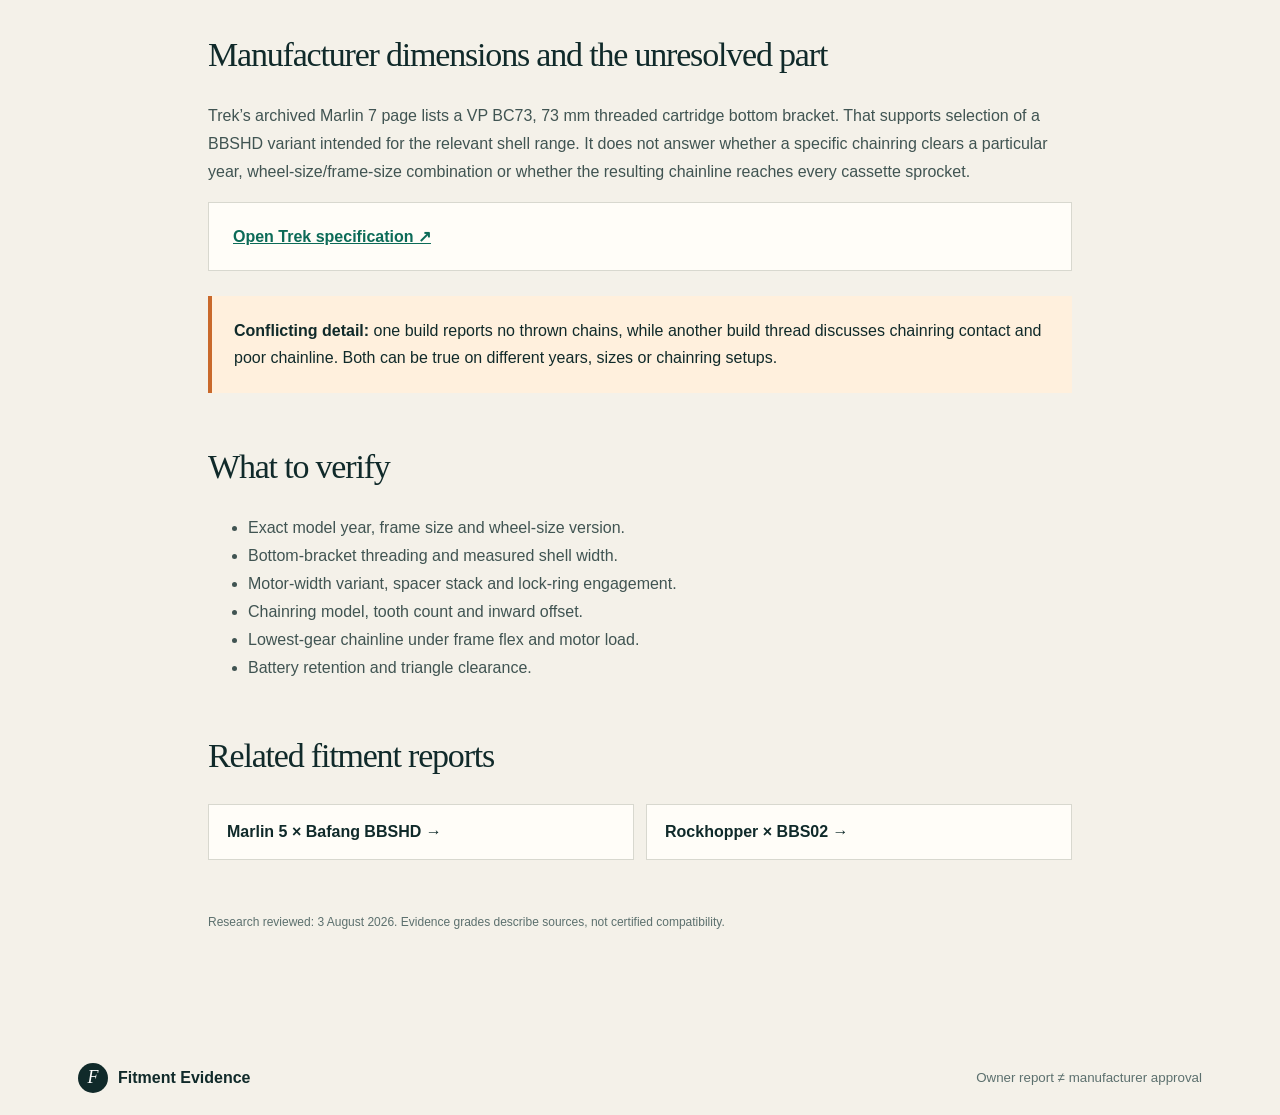
<file: trek-marlin-7-bafang-bbshd/index.html>
<!doctype html><html lang="en"><head><meta charset="utf-8"><meta name="viewport" content="width=device-width,initial-scale=1"><title>Does a Bafang BBSHD Fit a Trek Marlin 7? Build Evidence</title><meta name="description" content="Multiple Trek Marlin 7 BBSHD builds, Trek's 73 mm specification, chainring and chainline reports, and an evidence-graded fitment answer."><link rel="canonical" href="https://bluewhite505.github.io/ebike-fitment-checker/trek-marlin-7-bafang-bbshd/"><link rel="stylesheet" href="../styles.css"></head><body>
<header><a class="logo" href="../"><b>F</b> Fitment Evidence</a><nav><a href="../#method">Method</a><a href="../#about">About the data</a></nav></header><main class="report"><div class="breadcrumbs"><a href="../">Fitment checker</a> / Trek Marlin 7 / Bafang BBSHD</div><p class="kicker">SOURCE-LINKED FITMENT REPORT</p><h1>Does a Bafang BBSHD fit a Trek Marlin 7?</h1><p class="lead">Several completed builds support the pairing, but chainring clearance and chainline reports differ between frames and years.</p>
<section class="verdict caution"><span class="grade">EVIDENCE GRADE B · MULTIPLE OWNER AND WORKSHOP BUILDS</span><h2>Reported fit with configuration-dependent chainline risk</h2><p>A 2018 owner build, a workshop conversion of a 2021 Marlin 7 and a 2022 converted-bike record establish repeated real-world installations. The same evidence set also contains chainring rubbing and chainline complaints.</p></section>
<div class="facts"><div><small>REPORTED OUTCOME</small><strong>Multiple completed builds</strong></div><div><small>TREK BB SPEC</small><strong>73 mm threaded</strong></div><div><small>PRIMARY RISK</small><strong>Chainring clearance</strong></div></div>
<section class="reportsection"><h2>Independent installation evidence</h2><div class="evidenceitem"><h3>2018 owner build</h3><p>An owner reports completing a Marlin 7 BBSHD installation in about four hours after a bike shop removed the original bottom bracket. Later discussion in the same thread documents chainring rubbing and imperfect chainline on at least one configuration.</p><a href="https://electricbike.com/forum/forum/builds/customer-gallery/67186-trek-marlin-7-bbshd" target="_blank" rel="noopener">Open owner build thread ↗</a></div><div class="evidenceitem"><h3>2021 workshop build</h3><p>A conversion workshop publishes a customer report for a new 2021 Trek Marlin 7 fitted with a BBSHD. The rider reports 250 miles without a thrown chain at the time of the review.</p><a href="https://besbike.co.uk/conversion-services/" target="_blank" rel="noopener">Open workshop customer report ↗</a></div><div class="evidenceitem"><h3>2022 converted-bike record</h3><p>A Bike Index record identifies a 2022 Marlin 7 XXL with a Bafang BBSHD and a battery box mounted in the frame triangle. This confirms another physical build but does not supply installation measurements.</p><a href="https://bikeindex.org/bikes/1123331" target="_blank" rel="noopener">Open converted-bike record ↗</a></div></section>
<section class="reportsection"><h2>Manufacturer dimensions and the unresolved part</h2><p>Trek’s archived Marlin 7 page lists a VP BC73, 73 mm threaded cartridge bottom bracket. That supports selection of a BBSHD variant intended for the relevant shell range. It does not answer whether a specific chainring clears a particular year, wheel-size/frame-size combination or whether the resulting chainline reaches every cassette sprocket.</p><div class="evidenceitem"><a href="https://www.trekbikes.com/us/en_US/bikes/mountain-bikes/cross-country-mountain-bikes/marlin/marlin-7/p/28789/" target="_blank" rel="noopener">Open Trek specification ↗</a></div><div class="warningbox"><strong>Conflicting detail:</strong> one build reports no thrown chains, while another build thread discusses chainring contact and poor chainline. Both can be true on different years, sizes or chainring setups.</div></section>
<section class="reportsection"><h2>What to verify</h2><ul><li>Exact model year, frame size and wheel-size version.</li><li>Bottom-bracket threading and measured shell width.</li><li>Motor-width variant, spacer stack and lock-ring engagement.</li><li>Chainring model, tooth count and inward offset.</li><li>Lowest-gear chainline under frame flex and motor load.</li><li>Battery retention and triangle clearance.</li></ul></section>
<section class="reportsection"><h2>Related fitment reports</h2><div class="related"><a href="../trek-marlin-5-bafang-bbshd/">Marlin 5 × Bafang BBSHD →</a><a href="../specialized-rockhopper-bafang-bbs02/">Rockhopper × BBS02 →</a></div></section><p class="updated">Research reviewed: 3 August 2026. Evidence grades describe sources, not certified compatibility.</p></main><footer><a class="logo" href="../"><b>F</b> Fitment Evidence</a><small>Owner report ≠ manufacturer approval</small></footer></body></html>
</file>
<file: styles.css>
:root{--ink:#102a2a;--muted:#5c706e;--paper:#f4f1e9;--card:#fffdf8;--line:#d8d8cf;--green:#0c6b58;--orange:#c9692b;--red:#a74036}*{box-sizing:border-box}html{scroll-behavior:smooth}body{margin:0;background:var(--paper);color:var(--ink);font-family:Arial,sans-serif}a{color:inherit}header,footer{max-width:1180px;margin:auto;padding:22px 28px;display:flex;justify-content:space-between;align-items:center;border-bottom:1px solid var(--line)}header nav{display:flex;gap:30px}header nav a{text-decoration:none;color:var(--muted);font-size:14px}.logo{display:flex;gap:10px;align-items:center;text-decoration:none;font-weight:800}.logo b{width:30px;height:30px;border-radius:50%;display:grid;place-items:center;background:var(--ink);color:white;font:italic 18px Georgia}.hero,.checker,.result,.method,aside{max-width:1180px;margin:auto}.hero{padding:82px 28px 55px}.kicker{color:var(--green);font-size:12px;font-weight:900;letter-spacing:.14em}h1,h2,h3{font-family:Georgia,serif;font-weight:500;letter-spacing:-.035em}h1{font-size:clamp(55px,8vw,104px);line-height:.91;margin:24px 0}.lead{max-width:720px;color:var(--muted);font-size:20px;line-height:1.6}.trust{display:flex;gap:24px;flex-wrap:wrap;margin-top:32px;color:var(--green);font-size:13px;font-weight:800}.checker,.result{background:var(--card);border:1px solid var(--line);padding:38px;margin-bottom:90px;box-shadow:0 22px 50px #102a2a12}.intro{display:grid;grid-template-columns:1fr 1fr;gap:35px}.intro .kicker{grid-column:1/-1}.intro h2,.method h2,.about h2{font-size:42px;margin:8px 0}.intro>p:last-child{color:var(--muted);line-height:1.6}.fields{display:grid;grid-template-columns:repeat(4,1fr);gap:14px;margin:28px 0 18px}.fields label{font-size:11px;font-weight:900;letter-spacing:.08em;color:var(--muted)}select{display:block;width:100%;margin-top:9px;padding:15px;border:1px solid #c9d0cc;background:white;color:var(--ink)}button{width:100%;padding:18px;background:var(--ink);color:white;border:0;font-weight:800;cursor:pointer}button:hover{background:var(--green)}.hidden{display:none}.status{padding:18px;border-left:4px solid var(--green);background:#dff3e9}.status.modified,.status.question,.status.guidance{border-color:var(--orange);background:#fff0dd}.status.conflict{border-color:var(--red);background:#fbe5e1}.status small,.grid small{font-size:10px;font-weight:900;letter-spacing:.14em;color:var(--muted)}.status h2{margin:5px 0;font-size:26px}.result>h3{font-size:36px;margin:28px 0 4px}.sub{color:var(--muted)}.grid{display:grid;grid-template-columns:1fr 1fr;border-top:1px solid var(--line);border-left:1px solid var(--line);margin-top:20px}.grid article{padding:22px;border-right:1px solid var(--line);border-bottom:1px solid var(--line);line-height:1.55}.actions{display:flex;gap:12px;margin-top:20px}.actions a{padding:14px 18px;text-decoration:none;font-weight:800;font-size:14px;border:1px solid var(--ink)}.actions a:first-child{background:var(--ink);color:white}.method{padding:10px 28px 100px}.cards{display:grid;grid-template-columns:repeat(3,1fr);border:1px solid var(--line);margin-top:30px}.cards article{padding:28px;border-right:1px solid var(--line)}.cards article:last-child{border:0}.cards b{font:24px Georgia;color:var(--green)}.cards h3{font-size:24px;margin-top:26px}.cards p{color:var(--muted);line-height:1.6}.about{background:var(--ink);color:white;padding:75px max(28px,calc((100vw - 1124px)/2));display:grid;grid-template-columns:1.2fr 1fr;gap:50px}.about .kicker{color:#8ed3bd}.numbers{display:grid;grid-template-columns:repeat(3,1fr);align-items:center}.numbers div{border-left:1px solid #45605e;padding-left:18px}.numbers strong{display:block;color:#a4e2cd;font:48px Georgia}.numbers span{font-size:12px;color:#b5c5c3}aside{padding:38px 28px;color:var(--muted);font-size:13px;line-height:1.7;border-bottom:1px solid var(--line)}footer{border:0}footer small{color:var(--muted)}
@media(max-width:800px){header nav{display:none}.checker,.result{margin-left:15px;margin-right:15px;padding:24px}.intro,.about{grid-template-columns:1fr}.fields,.grid{grid-template-columns:1fr 1fr}.cards{grid-template-columns:1fr}.cards article{border-right:0;border-bottom:1px solid var(--line)}.actions{flex-direction:column}.actions a{text-align:center}}@media(max-width:520px){.fields,.grid{grid-template-columns:1fr}.hero h1{font-size:55px}.trust{flex-direction:column;gap:10px}.numbers{grid-template-columns:1fr;gap:18px}}
.guides{max-width:1180px;margin:0 auto;padding:0 28px 100px}.guides h2{font-size:42px;margin:10px 0}.sectionlead{max-width:700px;color:var(--muted);line-height:1.6}.guidegrid{display:grid;grid-template-columns:1fr 1fr;gap:14px;margin-top:30px}.guidegrid a{background:var(--card);border:1px solid var(--line);padding:27px;text-decoration:none;transition:.2s}.guidegrid a:hover{border-color:var(--green);transform:translateY(-2px)}.guidegrid span{font-size:10px;letter-spacing:.13em;color:var(--green);font-weight:900}.guidegrid h3{font-size:25px;margin:14px 0 8px}.guidegrid p{color:var(--muted);line-height:1.55;margin:0}
.report{max-width:920px;margin:0 auto;padding:65px 28px 100px}.breadcrumbs{font-size:13px;color:var(--muted);margin-bottom:45px}.breadcrumbs a{color:var(--green)}.report h1{font-size:clamp(45px,7vw,78px);line-height:.98}.verdict{background:var(--card);border:1px solid var(--line);border-left:5px solid var(--green);padding:28px;margin:35px 0}.verdict.caution{border-left-color:var(--orange)}.verdict .grade{font-size:11px;letter-spacing:.13em;font-weight:900;color:var(--green)}.verdict.caution .grade{color:var(--orange)}.verdict h2{font-size:30px;margin:10px 0}.verdict p{color:var(--muted);line-height:1.65}.facts{display:grid;grid-template-columns:repeat(3,1fr);border:1px solid var(--line);margin:28px 0 55px}.facts div{padding:20px;border-right:1px solid var(--line)}.facts div:last-child{border:0}.facts small{display:block;font-size:10px;letter-spacing:.12em;color:var(--muted);font-weight:900}.facts strong{display:block;margin-top:8px}.reportsection{margin:55px 0}.reportsection h2{font-size:34px}.reportsection p,.reportsection li{color:#405452;line-height:1.75}.evidenceitem{background:var(--card);border:1px solid var(--line);padding:24px;margin:12px 0}.evidenceitem h3{font-size:22px;margin:0 0 10px}.evidenceitem a{color:var(--green);font-weight:800}.warningbox{background:#fff0dd;border-left:4px solid var(--orange);padding:22px;margin:25px 0;line-height:1.65}.related{display:grid;grid-template-columns:1fr 1fr;gap:12px}.related a{background:var(--card);border:1px solid var(--line);padding:18px;text-decoration:none;font-weight:800}.updated{font-size:12px;color:var(--muted)}
@media(max-width:700px){.guidegrid,.facts,.related{grid-template-columns:1fr}.facts div{border-right:0;border-bottom:1px solid var(--line)}.report h1{font-size:48px}}
</file>
